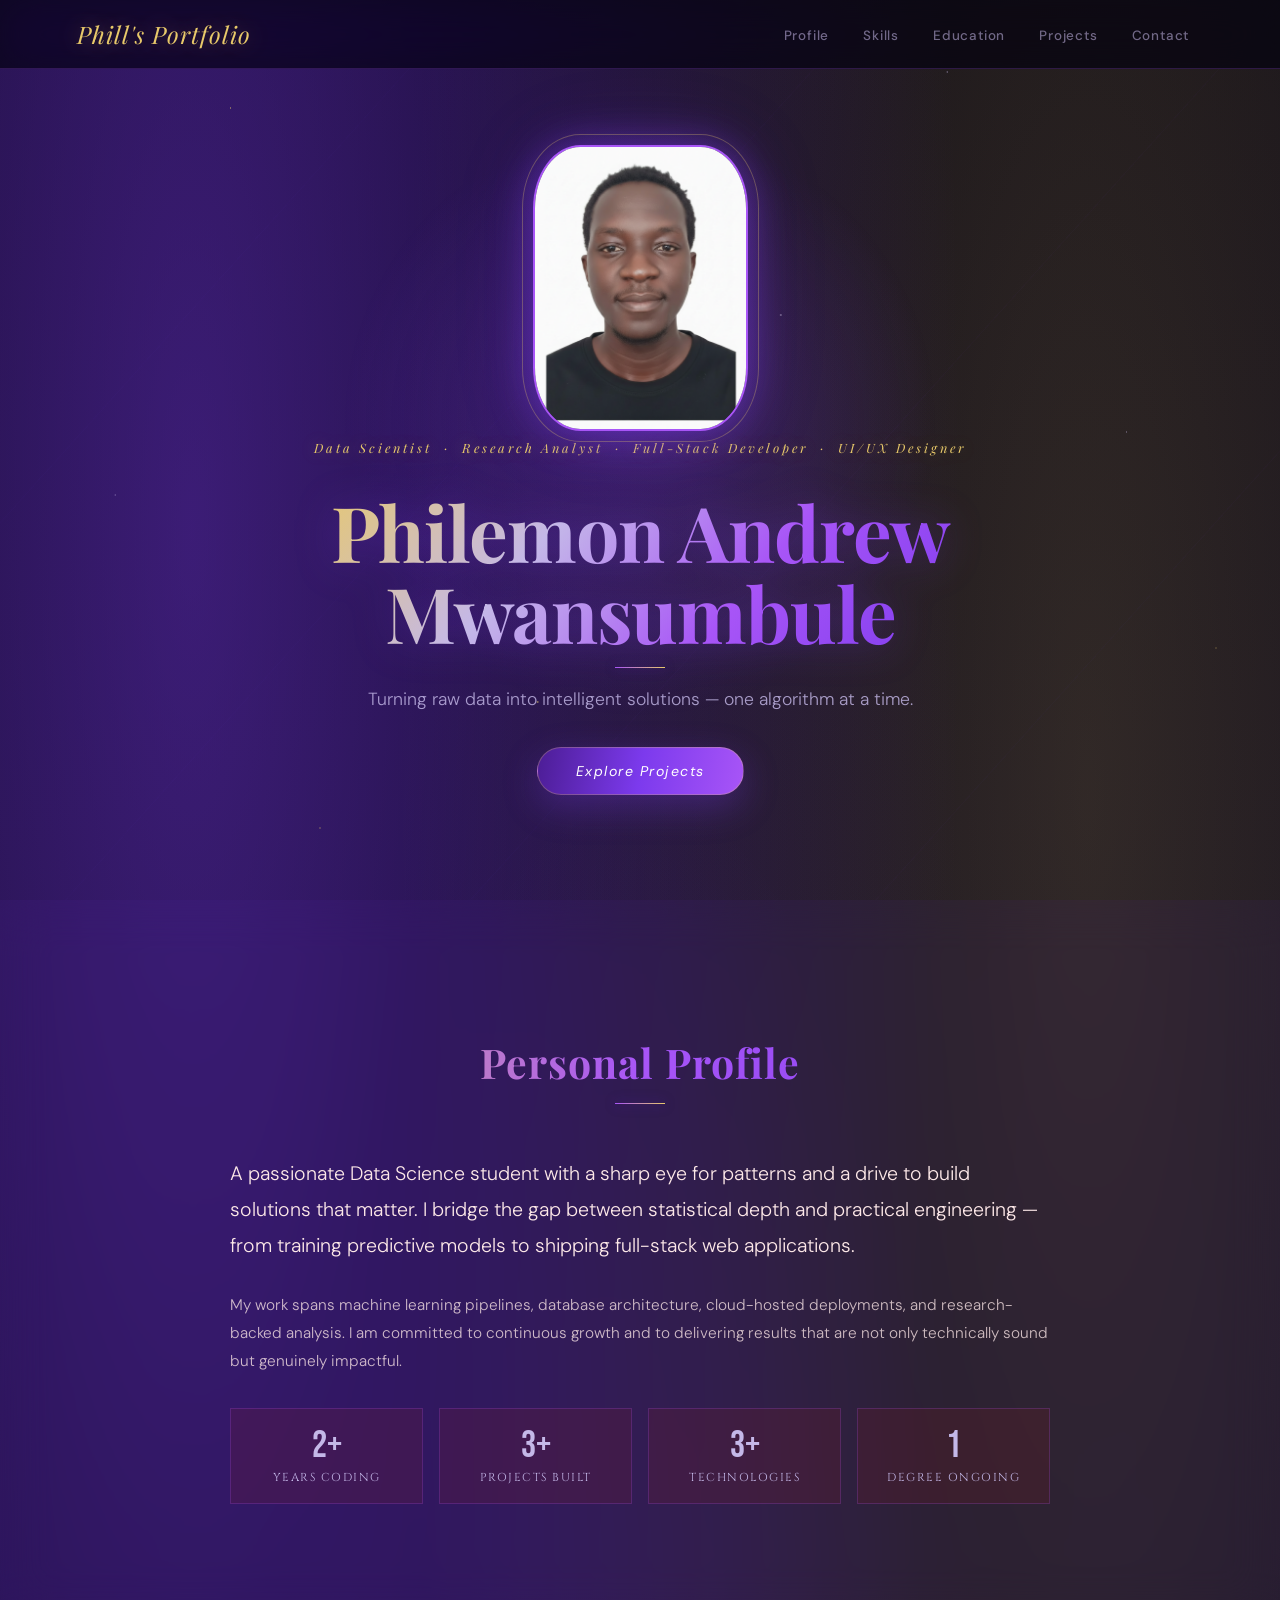
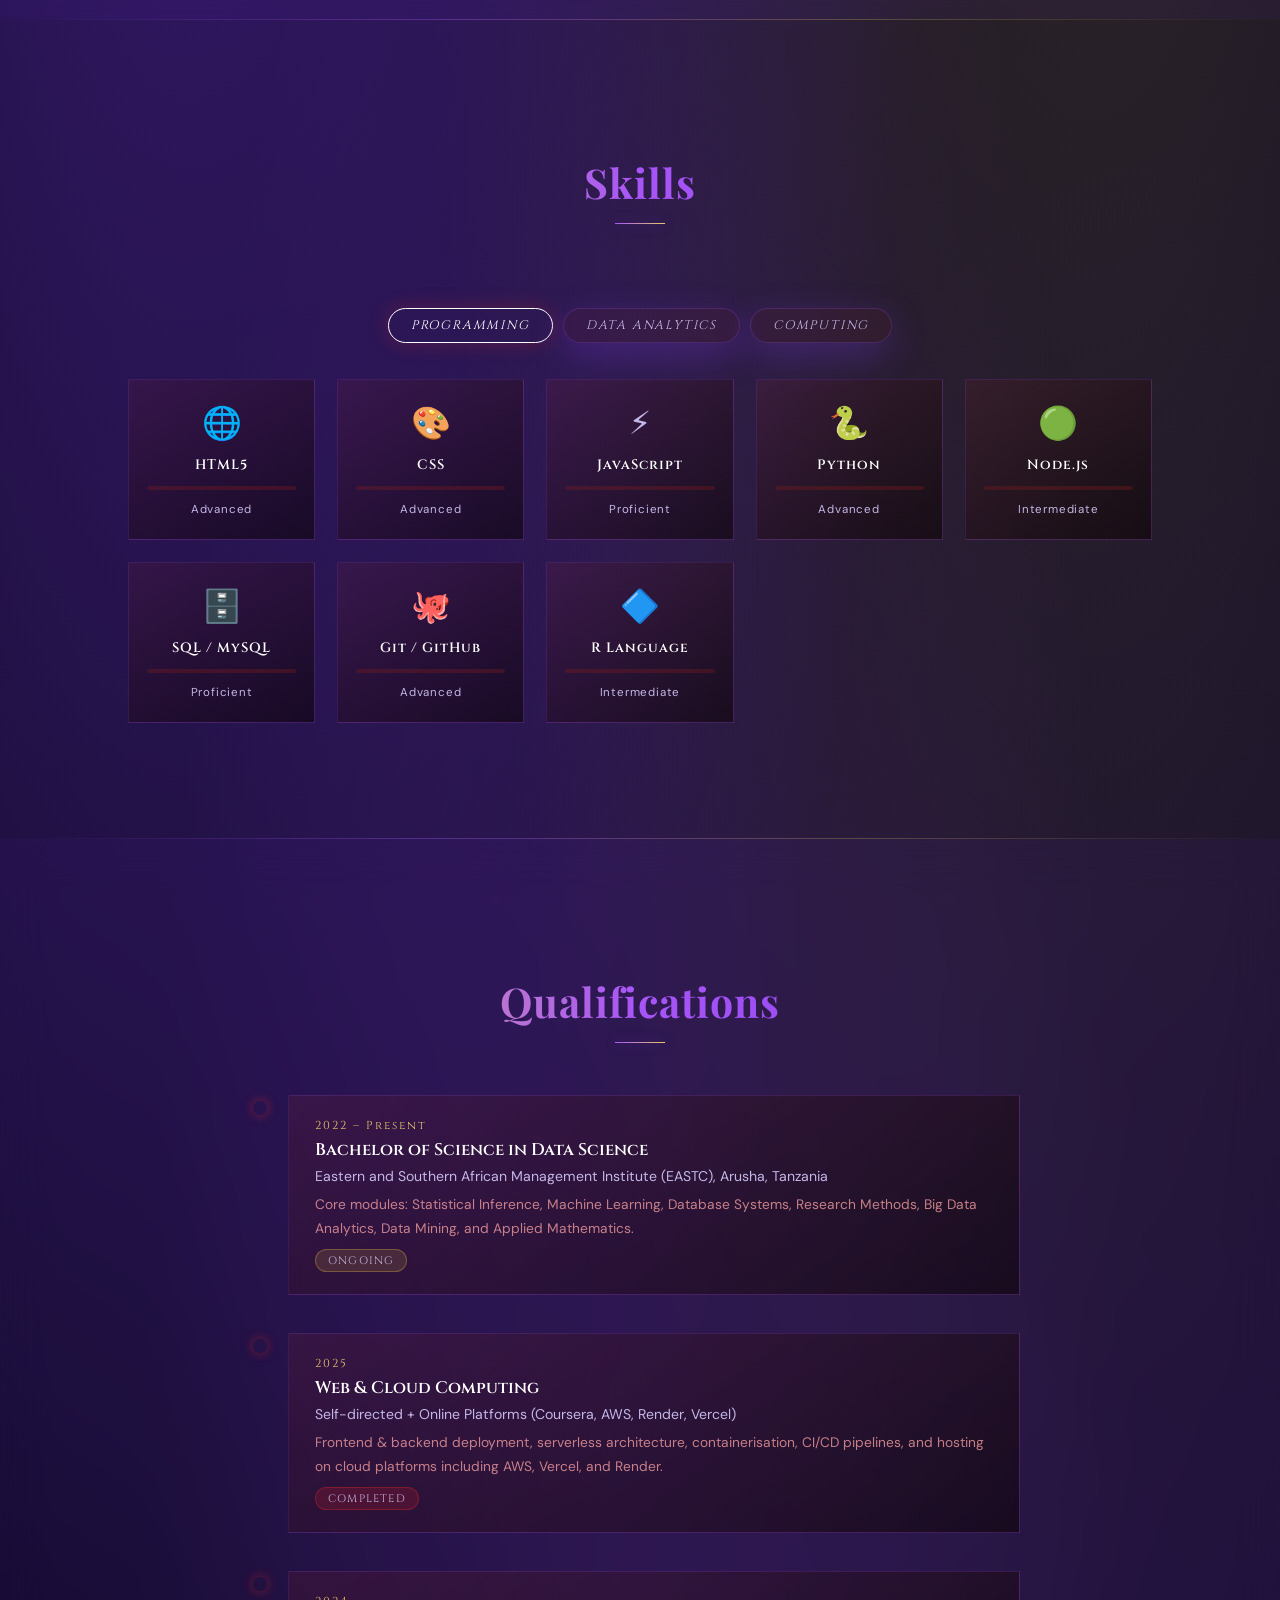
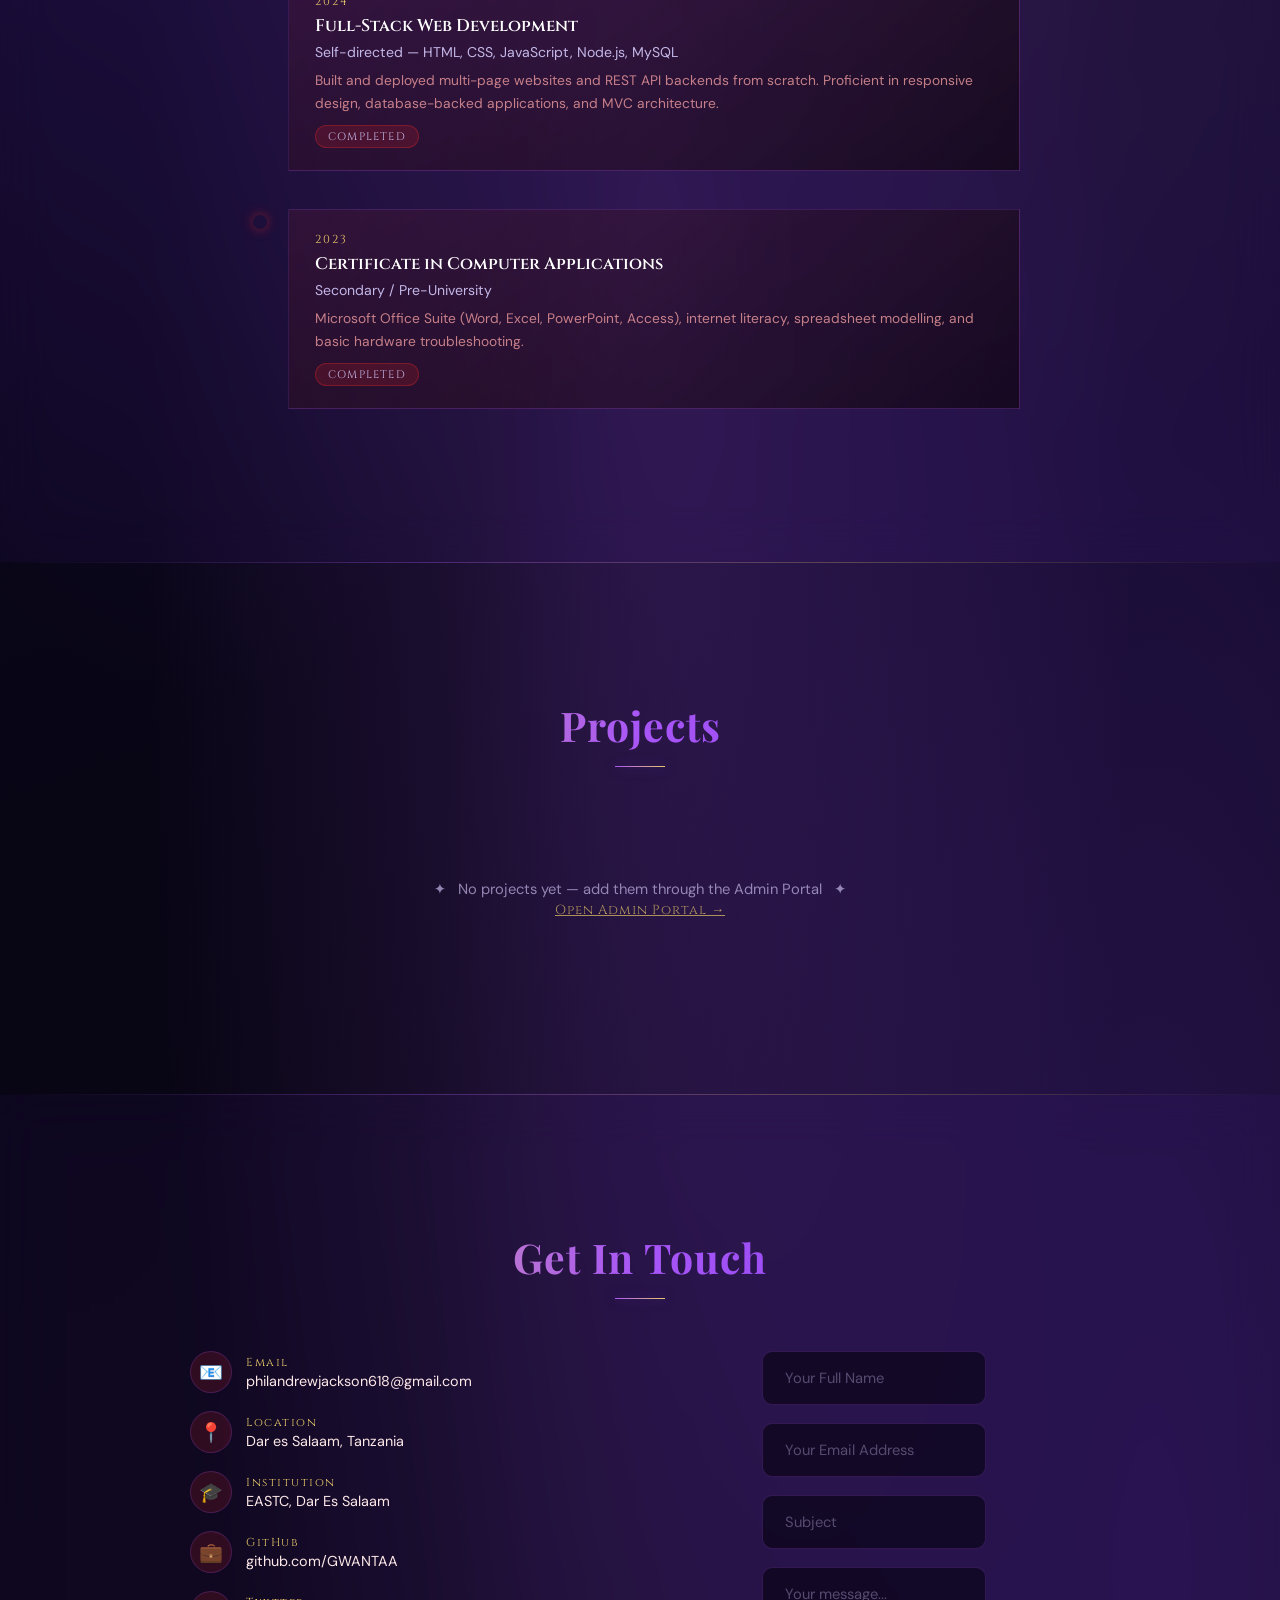
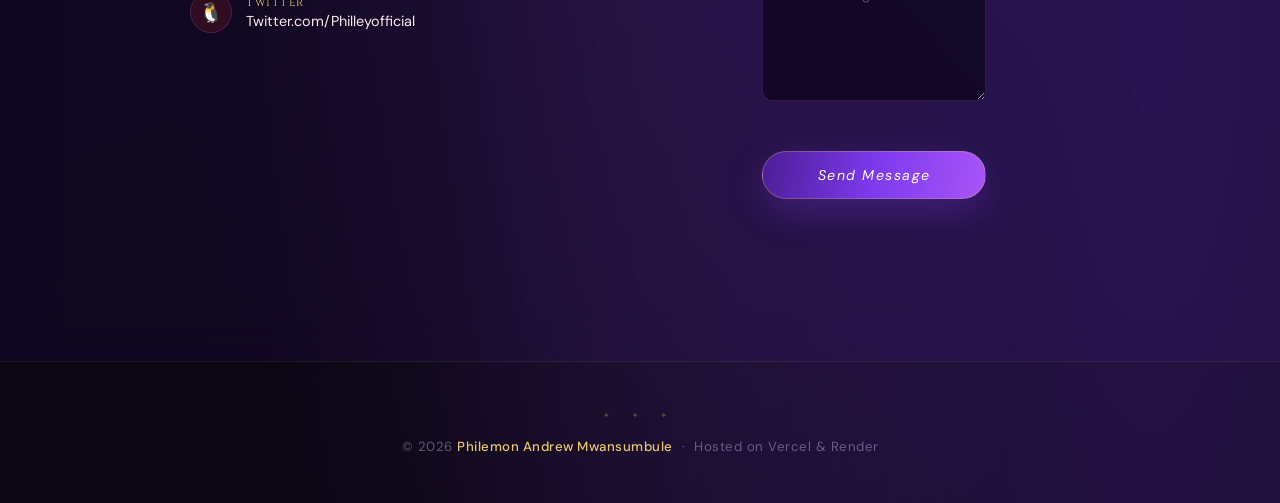
<file: index.html>
<!DOCTYPE html>
<html lang="en">
<head>
  <meta charset="UTF-8">
  <meta name="viewport" content="width=device-width, initial-scale=1.0">
  <title>Philemon Andrew Mwansumbule | Portfolio</title>
  <link rel="preconnect" href="https://fonts.googleapis.com">
  <link href="https://fonts.googleapis.com/css2?family=Bebas+Neue&family=Sora:wght@200;300;400;500;600;700&family=Cinzel:wght@400;600;700&display=swap" rel="stylesheet">
  <link rel="stylesheet" href="style.css">
</head>
<body>

<header class="hero">
  <nav>
    <div class="nav-logo">Phill's Portfolio</div>
    <ul>
      <li><a href="#about">Profile</a></li>
      <li><a href="#skills">Skills</a></li>
      <li><a href="#qualifications">Education</a></li>
      <li><a href="#projects">Projects</a></li>
      <li><a href="#contact">Contact</a></li>
    </ul>
  </nav>

  <div class="hero-content">
    <img src="ME.jpg" alt="Philemon Andrew Mwansumbule" loading="lazy">
    <p class="subtitle">Data Scientist &nbsp;·&nbsp; Research Analyst &nbsp;·&nbsp; Full-Stack Developer &nbsp;·&nbsp; UI/UX Designer</p>
    <h2>Philemon Andrew<br>Mwansumbule</h2>
    <p>Turning raw data into intelligent solutions — one algorithm at a time.</p>
    <button class="btn" onclick="document.getElementById('projects').scrollIntoView({behavior:'smooth'})">
      <span>Explore Projects</span>
    </button>
  </div>
</header>


<section id="about" class="glass">
  <h2 class="section-title">Personal Profile</h2>
  <div class="about-inner">
    <p class="about-lead">
      A passionate Data Science student with a sharp eye for patterns and a drive to build solutions
      that matter. I bridge the gap between statistical depth and practical engineering — from
      training predictive models to shipping full-stack web applications.
    </p>
    <p style="color:rgba(253,232,232,0.78);font-size:0.96rem;line-height:1.82;font-weight:300;">
      My work spans machine learning pipelines, database architecture, cloud-hosted deployments,
      and research-backed analysis. I am committed to continuous growth and to delivering
      results that are not only technically sound but genuinely impactful.
    </p>
    <div class="about-stats">
      <div class="stat-box"><div class="stat-num">2+</div><div class="stat-lbl">Years Coding</div></div>
      <div class="stat-box"><div class="stat-num">3+</div><div class="stat-lbl">Projects Built</div></div>
      <div class="stat-box"><div class="stat-num">3+</div><div class="stat-lbl">Technologies</div></div>
      <div class="stat-box"><div class="stat-num">1</div><div class="stat-lbl">Degree Ongoing</div></div>
    </div>
  </div>
</section>

<div class="divider"></div>


<section id="skills">
  <h2 class="section-title">Skills</h2>

  <div class="skill-tabs">
    <button class="skill-tab active" onclick="switchTab('programming',this)">Programming</button>
    <button class="skill-tab" onclick="switchTab('analytics',this)">Data Analytics</button>
    <button class="skill-tab" onclick="switchTab('computing',this)">Computing</button>
  </div>

  
  <div class="skill-group cards active" id="tab-programming"
       style="grid-template-columns:repeat(auto-fit,minmax(155px,1fr));gap:22px;">
    <div class="skill-card">
      <div class="skill-icon">🌐</div>
      <div class="skill-name">HTML5</div>
      <div class="skill-bar"><div class="skill-fill" style="width:95%"></div></div>
      <div class="skill-level">Advanced</div>
    </div>
    <div class="skill-card">
      <div class="skill-icon">🎨</div>
      <div class="skill-name">CSS</div>
      <div class="skill-bar"><div class="skill-fill" style="width:90%"></div></div>
      <div class="skill-level">Advanced</div>
    </div>
    <div class="skill-card">
      <div class="skill-icon">⚡</div>
      <div class="skill-name">JavaScript</div>
      <div class="skill-bar"><div class="skill-fill" style="width:82%"></div></div>
      <div class="skill-level">Proficient</div>
    </div>
    <div class="skill-card">
      <div class="skill-icon">🐍</div>
      <div class="skill-name">Python</div>
      <div class="skill-bar"><div class="skill-fill" style="width:88%"></div></div>
      <div class="skill-level">Advanced</div>
    </div>
    <div class="skill-card">
      <div class="skill-icon">🟢</div>
      <div class="skill-name">Node.js</div>
      <div class="skill-bar"><div class="skill-fill" style="width:74%"></div></div>
      <div class="skill-level">Intermediate</div>
    </div>
    <div class="skill-card">
      <div class="skill-icon">🗄️</div>
      <div class="skill-name">SQL / MySQL</div>
      <div class="skill-bar"><div class="skill-fill" style="width:80%"></div></div>
      <div class="skill-level">Proficient</div>
    </div>
    <div class="skill-card">
      <div class="skill-icon">🐙</div>
      <div class="skill-name">Git / GitHub</div>
      <div class="skill-bar"><div class="skill-fill" style="width:85%"></div></div>
      <div class="skill-level">Advanced</div>
    </div>
    <div class="skill-card">
      <div class="skill-icon">🔷</div>
      <div class="skill-name">R Language</div>
      <div class="skill-bar"><div class="skill-fill" style="width:68%"></div></div>
      <div class="skill-level">Intermediate</div>
    </div>
  </div>

  
  <div class="skill-group cards" id="tab-analytics"
       style="grid-template-columns:repeat(auto-fit,minmax(155px,1fr));gap:22px;">
    <div class="skill-card">
      <div class="skill-icon">🤖</div>
      <div class="skill-name">Machine Learning</div>
      <div class="skill-bar"><div class="skill-fill" style="width:80%"></div></div>
      <div class="skill-level">Proficient</div>
    </div>
    <div class="skill-card">
      <div class="skill-icon">📊</div>
      <div class="skill-name">Data Visualisation</div>
      <div class="skill-bar"><div class="skill-fill" style="width:86%"></div></div>
      <div class="skill-level">Advanced</div>
    </div>
    <div class="skill-card">
      <div class="skill-icon">📈</div>
      <div class="skill-name">Statistical Analysis</div>
      <div class="skill-bar"><div class="skill-fill" style="width:84%"></div></div>
      <div class="skill-level">Advanced</div>
    </div>
    <div class="skill-card">
      <div class="skill-icon">🐼</div>
      <div class="skill-name">Pandas / NumPy</div>
      <div class="skill-bar"><div class="skill-fill" style="width:88%"></div></div>
      <div class="skill-level">Advanced</div>
    </div>
    <div class="skill-card">
      <div class="skill-icon">🧠</div>
      <div class="skill-name">Deep Learning</div>
      <div class="skill-bar"><div class="skill-fill" style="width:65%"></div></div>
      <div class="skill-level">Intermediate</div>
    </div>
    <div class="skill-card">
      <div class="skill-icon">🗃️</div>
      <div class="skill-name">Database Design</div>
      <div class="skill-bar"><div class="skill-fill" style="width:78%"></div></div>
      <div class="skill-level">Proficient</div>
    </div>
    <div class="skill-card">
      <div class="skill-icon">🔍</div>
      <div class="skill-name">Research Methods</div>
      <div class="skill-bar"><div class="skill-fill" style="width:82%"></div></div>
      <div class="skill-level">Advanced</div>
    </div>
    <div class="skill-card">
      <div class="skill-icon">📉</div>
      <div class="skill-name">Power BI / Tableau</div>
      <div class="skill-bar"><div class="skill-fill" style="width:72%"></div></div>
      <div class="skill-level">Proficient</div>
    </div>
  </div>

  
  <div class="skill-group cards" id="tab-computing"
       style="grid-template-columns:repeat(auto-fit,minmax(155px,1fr));gap:22px;">
    <div class="skill-card">
      <div class="skill-icon">📝</div>
      <div class="skill-name">MS Word</div>
      <div class="skill-bar"><div class="skill-fill" style="width:95%"></div></div>
      <div class="skill-level">Expert</div>
    </div>
    <div class="skill-card">
      <div class="skill-icon">📊</div>
      <div class="skill-name">MS Excel</div>
      <div class="skill-bar"><div class="skill-fill" style="width:92%"></div></div>
      <div class="skill-level">Expert</div>
    </div>
    <div class="skill-card">
      <div class="skill-icon">📰</div>
      <div class="skill-name">MS PowerPoint</div>
      <div class="skill-bar"><div class="skill-fill" style="width:90%"></div></div>
      <div class="skill-level">Expert</div>
    </div>
    <div class="skill-card">
      <div class="skill-icon">☁️</div>
      <div class="skill-name">Cloud Hosting</div>
      <div class="skill-bar"><div class="skill-fill" style="width:80%"></div></div>
      <div class="skill-level">Proficient</div>
    </div>
    <div class="skill-card">
      <div class="skill-icon">🔧</div>
      <div class="skill-name">Linux / Bash</div>
      <div class="skill-bar"><div class="skill-fill" style="width:72%"></div></div>
      <div class="skill-level">Intermediate</div>
    </div>
    <div class="skill-card">
      <div class="skill-icon">🌐</div>
      <div class="skill-name">Network Fundamentals</div>
      <div class="skill-bar"><div class="skill-fill" style="width:68%"></div></div>
      <div class="skill-level">Intermediate</div>
    </div>
    <div class="skill-card">
      <div class="skill-icon">🔒</div>
      <div class="skill-name">Cybersecurity Basics</div>
      <div class="skill-bar"><div class="skill-fill" style="width:62%"></div></div>
      <div class="skill-level">Foundational</div>
    </div>
    <div class="skill-card">
      <div class="skill-icon">🖥️</div>
      <div class="skill-name">IT Support</div>
      <div class="skill-bar"><div class="skill-fill" style="width:78%"></div></div>
      <div class="skill-level">Proficient</div>
    </div>
  </div>
</section>

<div class="divider"></div>


<section id="qualifications" class="glass">
  <h2 class="section-title">Qualifications</h2>
  <div class="timeline">

    <div class="tl-item">
      <div class="tl-dot"></div>
      <div class="tl-card">
        <div class="tl-year">2022 – Present</div>
        <div class="tl-title">Bachelor of Science in Data Science</div>
        <div class="tl-inst">Eastern and Southern African Management Institute (EASTC), Arusha, Tanzania</div>
        <p style="font-size:0.86rem;color:rgba(252,165,165,0.75);line-height:1.7;margin:8px 0;">
          Core modules: Statistical Inference, Machine Learning, Database Systems, Research Methods,
          Big Data Analytics, Data Mining, and Applied Mathematics.
        </p>
        <span class="tl-badge ongoing">Ongoing</span>
      </div>
    </div>

    <div class="tl-item">
      <div class="tl-dot"></div>
      <div class="tl-card">
        <div class="tl-year">2025</div>
        <div class="tl-title">Web & Cloud Computing</div>
        <div class="tl-inst">Self-directed + Online Platforms (Coursera, AWS, Render, Vercel)</div>
        <p style="font-size:0.86rem;color:rgba(252,165,165,0.75);line-height:1.7;margin:8px 0;">
          Frontend & backend deployment, serverless architecture, containerisation, CI/CD pipelines,
          and hosting on cloud platforms including AWS, Vercel, and Render.
        </p>
        <span class="tl-badge">Completed</span>
      </div>
    </div>

    <div class="tl-item">
      <div class="tl-dot"></div>
      <div class="tl-card">
        <div class="tl-year">2024</div>
        <div class="tl-title">Full-Stack Web Development</div>
        <div class="tl-inst">Self-directed — HTML, CSS, JavaScript, Node.js, MySQL</div>
        <p style="font-size:0.86rem;color:rgba(252,165,165,0.75);line-height:1.7;margin:8px 0;">
          Built and deployed multi-page websites and REST API backends from scratch.
          Proficient in responsive design, database-backed applications, and MVC architecture.
        </p>
        <span class="tl-badge">Completed</span>
      </div>
    </div>

    <div class="tl-item">
      <div class="tl-dot"></div>
      <div class="tl-card">
        <div class="tl-year">2023</div>
        <div class="tl-title">Certificate in Computer Applications</div>
        <div class="tl-inst">Secondary / Pre-University</div>
        <p style="font-size:0.86rem;color:rgba(252,165,165,0.75);line-height:1.7;margin:8px 0;">
          Microsoft Office Suite (Word, Excel, PowerPoint, Access), internet literacy,
          spreadsheet modelling, and basic hardware troubleshooting.
        </p>
        <span class="tl-badge">Completed</span>
      </div>
    </div>

  </div>
</section>

<div class="divider"></div>


<section id="projects">
  <h2 class="section-title">Projects</h2>
  <div class="cards" id="project-container" style="grid-template-columns:repeat(auto-fit,minmax(300px,1fr));gap:28px;">
    <div class="empty-projects" id="empty-msg">
      <p>✦ &nbsp; No projects yet — add them through the Admin Portal &nbsp; ✦</p>
      <a href="./admin.html" style="color:var(--gold);font-size:0.82rem;letter-spacing:1px;font-family:'Cinzel',serif;">Open Admin Portal →</a>
    </div>
  </div>
</section>

<div class="divider"></div>


<section id="contact" class="glass">
  <h2 class="section-title">Get In Touch</h2>
  <div class="contact-grid">

    <div class="contact-info">
      <div class="contact-row">
        <div class="contact-icon">📧</div>
        <div>
          <div class="contact-label">Email</div>
          <div class="contact-val"><a href="mailto:philandrewjackson618@gmail.com">philandrewjackson618@gmail.com</a></div>
        </div>
      </div>
      <div class="contact-row">
        <div class="contact-icon">📍</div>
        <div>
          <div class="contact-label">Location</div>
          <div class="contact-val">Dar es Salaam, Tanzania</div>
        </div>
      </div>
      <div class="contact-row">
        <div class="contact-icon">🎓</div>
        <div>
          <div class="contact-label">Institution</div>
          <div class="contact-val">EASTC, Dar Es Salaam</div>
        </div>
      </div>
      <div class="contact-row">
        <div class="contact-icon">💼</div>
        <div>
          <div class="contact-label">GitHub</div>
          <div class="contact-val"><a href="https://github.com/GWANTAA" target="_blank">github.com/GWANTAA</a></div>
        </div>
      </div>
      <div class="contact-row">
        <div class="contact-icon">🐧</div>
        <div>
          <div class="contact-label">Twitter</div>
          <div class="contact-val"><a href="https://Twitter.com/philleyofficial" target="_blank">Twitter.com/Philleyofficial</a></div>
        </div>
      </div>
    </div>

    <form id="contact-form" onsubmit="sendEmail(event)">
      <input type="text" id="cf-name" placeholder="Your Full Name" required>
      <input type="email" id="cf-email" placeholder="Your Email Address" required>
      <input type="text" id="cf-subject" placeholder="Subject">
      <textarea id="cf-message" rows="5" placeholder="Your message..." required></textarea>
      <button type="submit" class="btn"><span>Send Message</span></button>
      <p id="form-feedback" style="font-size:0.82rem;color:var(--gold);text-align:center;margin-top:8px;min-height:20px;"></p>
    </form>

  </div>
</section>

<footer>
  <p>© 2026 <strong>Philemon Andrew Mwansumbule</strong> &nbsp;·&nbsp; Hosted on Vercel &amp; Render</p>
</footer>

<script src="config.js"></script>
<script>
  const DEFAULT_API_BASE_URL = 'https://phils-backend-portfolio.onrender.com';
  const runtimeApiBaseUrl = new URLSearchParams(window.location.search).get('api');
  const API_BASE_URL = (runtimeApiBaseUrl || window.PORTFOLIO_API_BASE_URL || DEFAULT_API_BASE_URL).replace(/\/$/, '');

  
  function switchTab(id, btn) {
    document.querySelectorAll('.skill-group').forEach(g => g.classList.remove('active'));
    document.querySelectorAll('.skill-tab').forEach(b => b.classList.remove('active'));
    document.getElementById('tab-' + id).classList.add('active');
    btn.classList.add('active');
  }

  
  async function loadProjects() {
    const container = document.getElementById('project-container');
    const emptyMsg = document.getElementById('empty-msg');
    let projects = [];

    try {
      const res = await fetch(`${API_BASE_URL}/api/projects`);
      if (!res.ok) throw new Error(`API returned ${res.status}`);
      projects = await res.json();
    } catch (error) {
      const raw = localStorage.getItem('phil_projects');
      projects = raw ? JSON.parse(raw) : [];
    }

    if (projects.length === 0) {
      if (emptyMsg) emptyMsg.style.display = 'block';
      return;
    }
    if (emptyMsg) emptyMsg.remove();

    container.innerHTML = '';
    projects.forEach(p => {
      const isOnline = p.liveUrl && p.liveUrl.startsWith('http');
      const card = document.createElement('div');
      card.className = 'project-card';
      card.innerHTML = `
        <div class="project-thumb">${p.emoji || '🖥️'}</div>
        <div class="project-body">
          <div class="project-title">${escHtml(p.title)}</div>
          <div class="project-desc">${escHtml(p.description)}</div>
          <div class="project-tags">${(p.tags||[]).map(t=>`<span class="tag">${escHtml(t)}</span>`).join('')}</div>
        </div>
        <div class="project-links">
          ${p.liveUrl ? `<a class="proj-btn live" href="${escHtml(p.liveUrl)}" target="_blank">
            <span class="status-dot ${isOnline?'online':'offline'}"></span>Live Demo</a>` : ''}
          ${p.codeUrl ? `<a class="proj-btn code" href="${escHtml(p.codeUrl)}" target="_blank">Source Code</a>` : ''}
        </div>`;
      container.appendChild(card);
    });
  }

  
  function sendEmail(e) {
    e.preventDefault();
    const name    = document.getElementById('cf-name').value.trim();
    const email   = document.getElementById('cf-email').value.trim();
    const subject = document.getElementById('cf-subject').value.trim() || 'Portfolio Contact';
    const message = document.getElementById('cf-message').value.trim();
    const body = encodeURIComponent(`Name: ${name}\nFrom: ${email}\n\n${message}`);
    const sub  = encodeURIComponent(subject);
    window.location.href = `mailto:philandrewjackson618@gmail.com?subject=${sub}&body=${body}`;
    document.getElementById('form-feedback').textContent = '✦ Your email client has been opened.';
    document.getElementById('contact-form').reset();
  }

  function escHtml(s) {
    return String(s).replace(/&/g,'&amp;').replace(/</g,'&lt;').replace(/>/g,'&gt;').replace(/"/g,'&quot;');
  }

  loadProjects();

  
  const observer = new IntersectionObserver(entries => {
    entries.forEach(e => {
      if (e.isIntersecting) {
        e.target.querySelectorAll('.skill-fill').forEach(f => {
          const w = f.style.width; f.style.width='0'; setTimeout(()=>f.style.width=w,80);
        });
      }
    });
  }, {threshold:0.25});
  document.querySelectorAll('.skill-group').forEach(g => observer.observe(g));
</script>
</body>
</html>
</file>
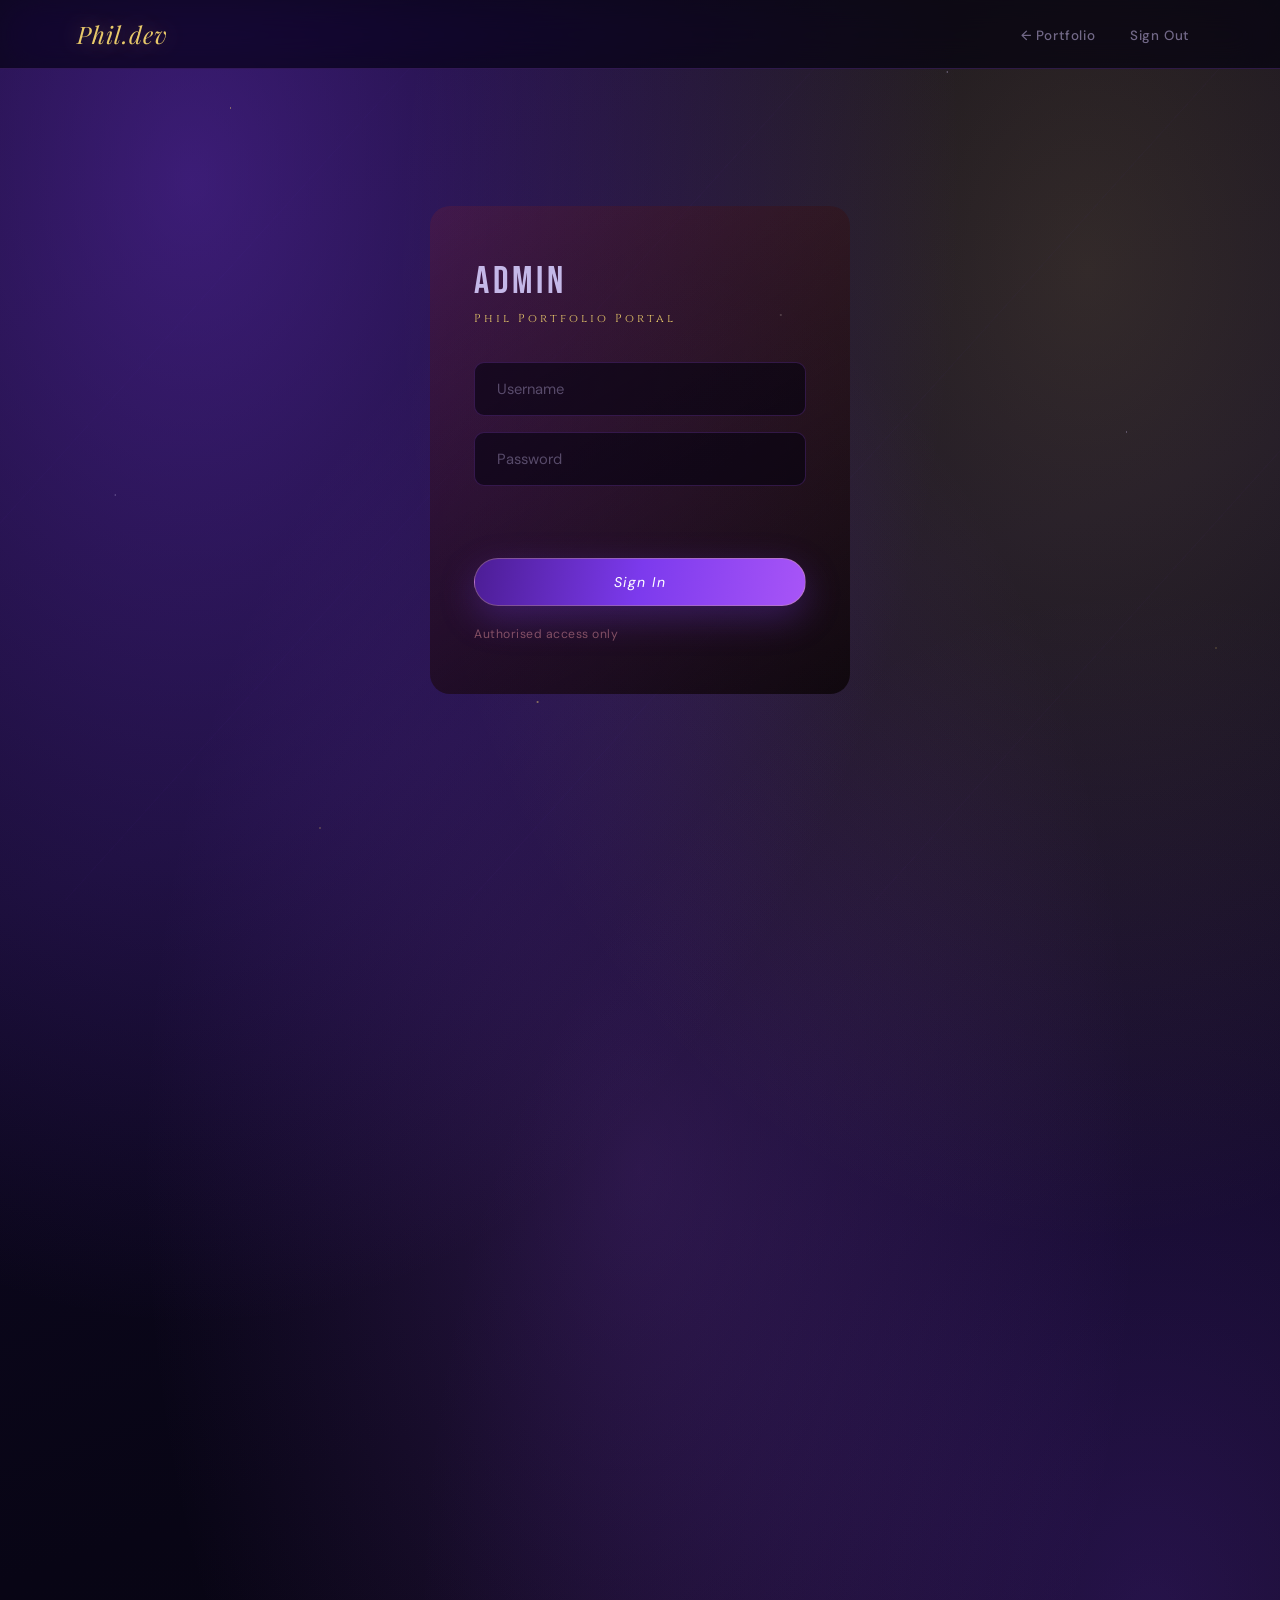
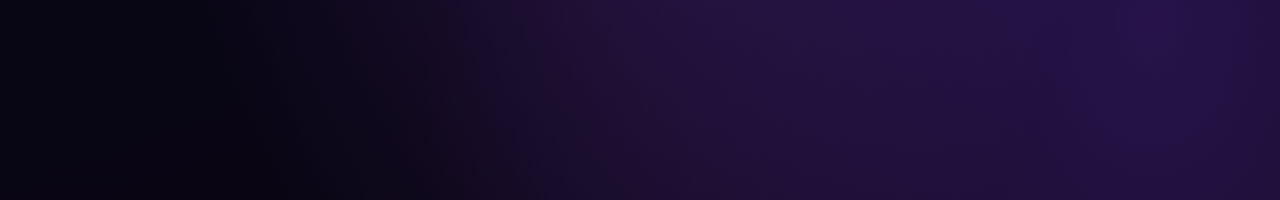
<file: admin.html>
<!DOCTYPE html>
<html lang="en">
<head>
  <meta charset="UTF-8">
  <meta name="viewport" content="width=device-width, initial-scale=1.0">
  <title>Admin Portal | Phil Portfolio</title>
  <link rel="preconnect" href="https://fonts.googleapis.com">
  <link href="https://fonts.googleapis.com/css2?family=Bebas+Neue&family=Sora:wght@200;300;400;500;600;700&family=Cinzel:wght@400;600;700&display=swap" rel="stylesheet">
  <link rel="stylesheet" href="style.css">
  <style>
    .admin-wrap {min-height: 100vh; display: flex; align-items: center; justify-content: center; padding: 40px 20px; position: relative; z-index: 1;}
    .login-box {background: linear-gradient(150deg,rgba(140,35,35,0.22),rgba(8,2,2,0.75)); border: 1px solid var(--border-gold); border-radius: 20px; padding: 52px 44px; width: 100%; max-width: 420px;}
    .login-logo {font-family: 'Bebas Neue', sans-serif; font-size: 2.4rem; letter-spacing: 4px; color: var(--primary-bright); text-shadow: 0 0 20px var(--primary-glow); margin-bottom: 6px;}
    .login-sub {font-family: 'Cinzel', serif; font-size: 0.72rem; letter-spacing: 3px; color: var(--gold); margin-bottom: 36px;}
    .login-box input {width: 100%; margin-bottom: 16px;}
    .login-error {color: #f87171; font-size: 0.82rem; margin-top: -8px; margin-bottom: 14px; min-height: 18px; letter-spacing: 0.3px;}
    .loading-spinner {display: inline-block; width: 14px; height: 14px; border: 2px solid rgba(255,255,255,0.3); border-top: 2px solid #fff; border-radius: 50%; animation: spin 0.8s linear infinite; margin-right: 6px;}
    @keyframes spin {to {transform: rotate(360deg);}}
    .dashboard {display: none; width: 100%; max-width: 1100px;}
    .dash-header {display: flex; justify-content: space-between; align-items: center; margin-bottom: 36px; flex-wrap: wrap; gap: 16px;}
    .dash-title {font-family: 'Cinzel', serif; font-size: 1.5rem; color: #fff; letter-spacing: 2px;}
    .dash-title span {color: var(--gold);}
    .dash-actions {display: flex; gap: 12px; flex-wrap: wrap;}
    .dash-stats {display: grid; grid-template-columns: repeat(auto-fit, minmax(160px, 1fr)); gap: 16px; margin-bottom: 36px;}
    .stat-card {background: rgba(127,29,29,0.18); border: 1px solid var(--border); border-radius: var(--radius); padding: 20px 18px;}
    .stat-card .label {font-size:0.72rem; letter-spacing:1.5px; color:var(--gold); font-family:'Cinzel',serif; text-transform:uppercase; margin-bottom:6px;}
    .stat-card .value {font-family:'Bebas Neue',sans-serif; font-size:2.2rem; color:var(--primary-bright); line-height:1;}
    .stat-card .sub {font-size:0.76rem; color:var(--text-muted); margin-top:4px;}
    .proj-table-wrap {overflow-x: auto;}
    table {width: 100%; border-collapse: collapse; font-size: 0.88rem;}
    th {font-family: 'Cinzel', serif; font-size: 0.72rem; letter-spacing: 1.8px; text-transform: uppercase; color: var(--gold); padding: 14px 16px; text-align: left; border-bottom: 1px solid rgba(220,38,38,0.28);}
    td {padding: 14px 16px; border-bottom: 1px solid rgba(220,38,38,0.12); color: #fde8e8; vertical-align: middle;}
    tr:hover td {background: rgba(127,29,29,0.12);}
    .tbl-actions {display: flex; gap: 8px;}
    .btn-sm {padding: 6px 14px; border-radius: 999px; font-size: 0.72rem; font-family: 'Cinzel', serif; letter-spacing: 1px; text-transform: uppercase; cursor: pointer; transition: all 0.24s; border: none;}
    .btn-edit {background: rgba(220,38,38,0.20); border:1px solid var(--border); color:#fde8e8;}
    .btn-edit:hover {background: rgba(220,38,38,0.40); border-color:var(--border-hot);}
    .btn-del {background: rgba(127,29,29,0.30); border:1px solid rgba(127,29,29,0.50); color:#f87171;}
    .btn-del:hover {background: rgba(185,28,28,0.45);}
    .btn-outline {background: transparent; border: 1px solid var(--border-gold); color: var(--gold-light); padding: 9px 22px; border-radius: 999px; font-family: 'Cinzel', serif; font-size: 0.76rem; cursor: pointer; transition: all 0.24s;}
    .btn-outline:hover {background: rgba(212,168,67,0.12);}
    a.btn-outline {text-decoration: none; display: inline-flex; align-items: center;}
    .modal-overlay {display: none; position: fixed; inset: 0; background: rgba(4,1,1,0.82); backdrop-filter: blur(8px); z-index: 9000; align-items: center; justify-content: center; padding: 20px;}
    .modal-overlay.open {display: flex;}
    .modal {background: linear-gradient(150deg,rgba(140,35,35,0.26),rgba(8,2,2,0.90)); border: 1px solid var(--border-gold); border-radius: 18px; padding: 40px 36px; width: 100%; max-width: 560px; max-height: 90vh; overflow-y: auto;}
    .modal-title {font-family: 'Cinzel', serif; font-size: 1.2rem; color: #fff; margin-bottom: 24px; letter-spacing: 1.5px;}
    .modal input, .modal textarea, .modal select {width: 100%; margin-bottom: 14px;}
    .modal select {padding: 17px 22px; border: 1px solid rgba(220,38,38,0.28); border-radius: 4px; background: rgba(15,3,3,0.60); color: #fff; font-family: 'Sora', sans-serif; font-size: 0.92rem;}
    .modal-actions {display: flex; gap: 12px; margin-top: 8px;}
    .modal-actions .btn {margin-top: 0;}
    .modal-close {background:transparent; border:none; color:var(--text-muted); cursor:pointer; font-size:1.1rem; padding:0;}
    .modal-head {display:flex; justify-content:space-between; align-items:center; margin-bottom:24px;}
    .modal-head .modal-title {margin-bottom:0;}
    .badge-online {color:#4ade80; font-size:0.78rem;}
    .badge-offline {color:#6b7280; font-size:0.78rem;}
    .feed-grid {display:grid; grid-template-columns:repeat(auto-fit,minmax(260px,1fr)); gap:18px; margin-top:8px;}
    .feed-card {background:rgba(127,29,29,0.14); border:1px solid var(--border); border-radius:var(--radius); padding:18px;}
    .feed-card .fc-title {font-family:'Cinzel',serif; font-size:0.88rem; color:#fff; margin-bottom:4px;}
    .feed-card .fc-url {font-size:0.76rem; color:var(--text-muted); margin-bottom:10px; word-break:break-all;}
    .feed-dot {display:inline-block; width:8px; height:8px; border-radius:50%; margin-right:5px;}
    .feed-dot.online {background:#22c55e; box-shadow:0 0 8px rgba(34,197,94,0.70); animation:pulse-dot 2s infinite;}
    .feed-dot.checking {background:#f59e0b; animation:pulse-dot 1s infinite;}
    @keyframes pulse-dot {0%,100%{opacity:1}50%{opacity:0.4}}
    .feed-status {font-size:0.76rem;}
    .divider {height: 1px; background: linear-gradient(90deg,transparent,rgba(220,38,38,0.28),transparent);}
  </style>
</head>
<body>

<div class="admin-wrap" id="login-view">
  <div class="login-box">
    <div class="login-logo">Admin</div>
    <div class="login-sub">Phil Portfolio Portal</div>
    <input type="text" id="admin-user" placeholder="Username" autocomplete="username">
    <input type="password" id="admin-pass" placeholder="Password" autocomplete="current-password" onkeydown="if(event.key==='Enter')doLogin()">
    <div class="login-error" id="login-err"></div>
    <button class="btn" onclick="doLogin()" style="width:100%;justify-content:center;"><span id="login-btn-text">Sign In</span></button>
    <p style="margin-top:20px;font-size:0.76rem;color:rgba(252,165,165,0.45);letter-spacing:0.5px;">Authorised access only</p>
  </div>
</div>

<div class="admin-wrap" id="dashboard-view" style="align-items:flex-start;padding-top:100px;">
  <nav>
    <div class="nav-logo">Phil.dev</div>
    <ul>
      <li><a href="index.html">← Portfolio</a></li>
      <li><a href="#" onclick="doLogout()">Sign Out</a></li>
    </ul>
  </nav>

  <div class="dashboard" id="dashboard">
    <div class="dash-header">
      <div class="dash-title">Admin <span>Dashboard</span></div>
      <div class="dash-actions">
        <button class="btn" onclick="openModal()"><span>+ Add Project</span></button>
        <a href="index.html" class="btn-outline">View Portfolio</a>
      </div>
    </div>

    <div class="dash-stats">
      <div class="stat-card">
        <div class="label">Total Projects</div>
        <div class="value" id="stat-total">0</div>
        <div class="sub">In portfolio</div>
      </div>
      <div class="stat-card">
        <div class="label">Live Projects</div>
        <div class="value" id="stat-live">0</div>
        <div class="sub">With live URL</div>
      </div>
      <div class="stat-card">
        <div class="label">With Source</div>
        <div class="value" id="stat-code">0</div>
        <div class="sub">GitHub / code link</div>
      </div>
      <div class="stat-card">
        <div class="label">Last Updated</div>
        <div class="value" id="stat-date" style="font-size:1.1rem;line-height:1.4;margin-top:4px;">—</div>
        <div class="sub">Project edit</div>
      </div>
    </div>

    <h3 style="font-family:'Cinzel',serif;letter-spacing:2px;color:#fff;margin-bottom:18px;font-size:1rem;">Projects</h3>
    <div class="proj-table-wrap">
      <table>
        <thead>
          <tr>
            <th>Icon</th>
            <th>Title</th>
            <th>Tags</th>
            <th>Live URL</th>
            <th>Status</th>
            <th>Actions</th>
          </tr>
        </thead>
        <tbody id="proj-table-body">
          <tr id="no-proj-row">
            <td colspan="6" style="text-align:center;color:rgba(252,165,165,0.45);padding:36px;">Loading projects...</td>
          </tr>
        </tbody>
      </table>
    </div>

    <div class="divider" style="margin:48px 0 36px;"></div>

    <h3 style="font-family:'Cinzel',serif;letter-spacing:2px;color:#fff;margin-bottom:6px;font-size:1rem;">Live Deployment Feed</h3>
    <p style="font-size:0.82rem;color:var(--text-muted);margin-bottom:22px;">Checks reachability of all project live URLs in real time.</p>
    <button class="btn-outline" onclick="runFeedCheck()" style="margin-bottom:22px;">↻ Refresh Status</button>
    <div class="feed-grid" id="feed-grid">
      <p style="color:rgba(252,165,165,0.45);font-size:0.86rem;">Add projects with live URLs to see feed.</p>
    </div>
  </div>
</div>

<div class="modal-overlay" id="proj-modal">
  <div class="modal">
    <div class="modal-head">
      <div class="modal-title" id="modal-title">Add New Project</div>
      <button class="modal-close" onclick="closeModal()">✕</button>
    </div>
    <input type="hidden" id="edit-index">
    <input type="text" id="p-emoji" placeholder="Emoji icon e.g. 🖥️">
    <input type="text" id="p-title" placeholder="Project Title *" required>
    <textarea id="p-desc" rows="3" placeholder="Short description..."></textarea>
    <input type="text" id="p-tags" placeholder="Tags (comma-separated) e.g. Python, ML, API">
    <input type="text" id="p-live" placeholder="Live URL (https://...)">
    <input type="text" id="p-code" placeholder="Source Code URL (https://github.com/...)">
    <div class="modal-actions">
      <button class="btn" onclick="saveProject()" style="flex:1;justify-content:center;margin-top:0;"><span id="save-btn-text">Save Project</span></button>
      <button class="btn-outline" onclick="closeModal()">Cancel</button>
    </div>
    <p id="modal-err" style="color:#f87171;font-size:0.80rem;margin-top:10px;min-height:16px;"></p>
  </div>
</div>

<script src="config.js"></script>
<script>
  // Configuration
  const ADMIN_USER = window.PORTFOLIO_ADMIN_USER || 'phil';
  const ADMIN_PASS = window.PORTFOLIO_ADMIN_PASS || 'phil2026';
  const API_BASE_URL = (window.PORTFOLIO_API_BASE_URL || 'https://phils-backend-portfolio.onrender.com').replace(/\/$/, '');
  
  let projectsCache = [];
  let authToken = null;

  // ============ AUTHENTICATION ============
  async function doLogin() {
    const u = document.getElementById('admin-user').value.trim();
    const p = document.getElementById('admin-pass').value;
    const err = document.getElementById('login-err');
    const loginBtn = document.getElementById('login-btn-text');
    const originalText = loginBtn.textContent;

    loginBtn.innerHTML = '<span class="loading-spinner"></span>Signing in...';
    err.textContent = '';

    try {
      // Try backend authentication first
      const res = await fetch(`${API_BASE_URL}/api/admin/login`, {
        method: 'POST',
        headers: { 'Content-Type': 'application/json' },
        body: JSON.stringify({ username: u, password: p })
      });

      if (res.ok) {
        const data = await res.json();
        authToken = data.token || '1';
        sessionStorage.setItem('phil_auth_token', authToken);
        sessionStorage.setItem('phil_auth', '1');
        loginBtn.textContent = originalText;
        showDashboard();
        return;
      }
    } catch (error) {
      console.warn('Backend auth unavailable, falling back to frontend validation');
    }

    // Fallback to frontend validation
    if (u === ADMIN_USER && p === ADMIN_PASS) {
      authToken = '1';
      sessionStorage.setItem('phil_auth', '1');
      loginBtn.textContent = originalText;
      showDashboard();
    } else {
      err.textContent = 'Incorrect credentials. Please try again.';
      document.getElementById('admin-pass').value = '';
      loginBtn.textContent = originalText;
    }
  }

  function doLogout() {
    sessionStorage.removeItem('phil_auth');
    sessionStorage.removeItem('phil_auth_token');
    authToken = null;
    projectsCache = [];
    document.getElementById('dashboard-view').style.display = 'none';
    document.getElementById('login-view').style.display = 'flex';
    document.getElementById('admin-user').value = '';
    document.getElementById('admin-pass').value = '';
  }

  function showDashboard() {
    document.getElementById('login-view').style.display = 'none';
    document.getElementById('dashboard-view').style.display = 'flex';
    document.getElementById('dashboard').style.display = 'block';
    refreshTable();
    updateStats();
    runFeedCheck();
  }

  // Check if already authenticated
  if (sessionStorage.getItem('phil_auth') === '1') {
    authToken = sessionStorage.getItem('phil_auth_token') || '1';
    showDashboard();
  }

  // ============ PROJECT MANAGEMENT ============
  async function getProjects() {
    try {
      const res = await fetch(`${API_BASE_URL}/api/projects`, {
        method: 'GET',
        headers: {
          'Content-Type': 'application/json',
          'Authorization': authToken ? `Bearer ${authToken}` : ''
        }
      });

      if (res.ok) {
        const data = await res.json();
        projectsCache = data.projects || [];
        return projectsCache;
      }
    } catch (error) {
      console.warn('Failed to fetch projects from backend:', error);
    }

    // Fallback to localStorage
    try {
      const raw = localStorage.getItem('phil_projects');
      projectsCache = raw ? JSON.parse(raw) : [];
      return projectsCache;
    } catch (e) {
      console.warn('localStorage fallback failed:', e);
      return [];
    }
  }

  async function saveProjects(list) {
    try {
      const res = await fetch(`${API_BASE_URL}/api/projects`, {
        method: 'POST',
        headers: {
          'Content-Type': 'application/json',
          'Authorization': authToken ? `Bearer ${authToken}` : ''
        },
        body: JSON.stringify({ projects: list })
      });

      if (res.ok) {
        projectsCache = list;
        localStorage.setItem('phil_projects', JSON.stringify(list));
        localStorage.setItem('phil_last_edit', new Date().toLocaleDateString('en-GB'));
        return true;
      }
    } catch (error) {
      console.warn('Failed to save projects to backend:', error);
    }

    // Fallback to localStorage only
    try {
      localStorage.setItem('phil_projects', JSON.stringify(list));
      localStorage.setItem('phil_last_edit', new Date().toLocaleDateString('en-GB'));
      projectsCache = list;
      return true;
    } catch (e) {
      console.error('localStorage save failed:', e);
      return false;
    }
  }

  function escHtml(s) {
    return String(s).replace(/&/g,'&amp;').replace(/</g,'&lt;').replace(/>/g,'&gt;').replace(/"/g,'&quot;');
  }

  async function refreshTable() {
    const projects = await getProjects();
    const tbody = document.getElementById('proj-table-body');

    if (projects.length === 0) {
      tbody.innerHTML = '<tr id="no-proj-row"><td colspan="6" style="text-align:center;color:rgba(252,165,165,0.45);padding:36px;">No projects yet — click + Add Project above.</td></tr>';
      return;
    }

    tbody.innerHTML = '';
    projects.forEach((p, i) => {
      const tr = document.createElement('tr');
      const tags = (p.tags || []).map(t => `<span style="background:rgba(220,38,38,0.18);border:1px solid rgba(220,38,38,0.28);padding:2px 8px;border-radius:999px;font-size:0.70rem;color:var(--rose-light);margin-right:4px;display:inline-block;">${escHtml(t)}</span>`).join('');
      const liveLink = p.liveUrl ? `<a href="${escHtml(p.liveUrl)}" target="_blank" style="color:var(--gold);text-decoration:none;word-break:break-all;">${escHtml(p.liveUrl.replace(/^https?:\/\//, ''))}</a>` : '—';
      const statusBadge = p.liveUrl ? `<span class="badge-online" id="feed-badge-${i}">●  Checking…</span>` : '<span style="color:#6b7280;font-size:0.78rem;">No URL</span>';
      
      tr.innerHTML = `<td style="font-size:1.5rem;">${p.emoji || '🖥️'}</td><td style="font-weight:500;">${escHtml(p.title)}</td><td>${tags}</td><td>${liveLink}</td><td>${statusBadge}</td><td><div class="tbl-actions"><button class="btn-sm btn-edit" onclick="editProject(${i})">Edit</button><button class="btn-sm btn-del" onclick="deleteProject(${i})">Delete</button></div></td>`;
      tbody.appendChild(tr);
    });
  }

  async function updateStats() {
    const p = await getProjects();
    document.getElementById('stat-total').textContent = p.length;
    document.getElementById('stat-live').textContent = p.filter(x => x.liveUrl).length;
    document.getElementById('stat-code').textContent = p.filter(x => x.codeUrl).length;
    
    const lastEdit = localStorage.getItem('phil_last_edit') || '—';
    document.getElementById('stat-date').textContent = lastEdit;
  }

  function openModal(index) {
    document.getElementById('modal-err').textContent = '';
    document.getElementById('edit-index').value = '';
    document.getElementById('p-emoji').value = '';
    document.getElementById('p-title').value = '';
    document.getElementById('p-desc').value = '';
    document.getElementById('p-tags').value = '';
    document.getElementById('p-live').value = '';
    document.getElementById('p-code').value = '';
    document.getElementById('modal-title').textContent = 'Add New Project';

    if (index !== undefined) {
      const p = projectsCache[index];
      if (p) {
        document.getElementById('modal-title').textContent = 'Edit Project';
        document.getElementById('edit-index').value = index;
        document.getElementById('p-emoji').value = p.emoji || '';
        document.getElementById('p-title').value = p.title || '';
        document.getElementById('p-desc').value = p.description || '';
        document.getElementById('p-tags').value = (p.tags || []).join(', ');
        document.getElementById('p-live').value = p.liveUrl || '';
        document.getElementById('p-code').value = p.codeUrl || '';
      }
    }

    document.getElementById('proj-modal').classList.add('open');
  }

  function closeModal() {
    document.getElementById('proj-modal').classList.remove('open');
  }

  async function saveProject() {
    const title = document.getElementById('p-title').value.trim();
    if (!title) {
      document.getElementById('modal-err').textContent = 'Project title is required.';
      return;
    }

    const idx = document.getElementById('edit-index').value;
    const obj = {
      emoji: document.getElementById('p-emoji').value.trim() || '🖥️',
      title,
      description: document.getElementById('p-desc').value.trim(),
      tags: document.getElementById('p-tags').value.split(',').map(t => t.trim()).filter(t => t),
      liveUrl: document.getElementById('p-live').value.trim() || null,
      codeUrl: document.getElementById('p-code').value.trim() || null
    };

    const list = projectsCache.length > 0 ? projectsCache : await getProjects();
    if (idx !== '') {
      list[parseInt(idx)] = obj;
    } else {
      list.push(obj);
    }

    const saveBtn = document.querySelector('#proj-modal .modal-actions .btn span') || document.getElementById('save-btn-text');
    const originalText = saveBtn.textContent;
    saveBtn.innerHTML = '<span class="loading-spinner"></span>Saving...';

    if (await saveProjects(list)) {
      saveBtn.textContent = originalText;
      closeModal();
      refreshTable();
      updateStats();
      runFeedCheck();
    } else {
      saveBtn.textContent = originalText;
      document.getElementById('modal-err').textContent = 'Failed to save project. Please try again.';
    }
  }

  function editProject(i) {
    openModal(i);
  }

  async function deleteProject(i) {
    if (!confirm('Delete this project?')) return;

    const list = projectsCache.length > 0 ? projectsCache : await getProjects();
    list.splice(i, 1);

    if (await saveProjects(list)) {
      refreshTable();
      updateStats();
      runFeedCheck();
    } else {
      alert('Failed to delete project.');
    }
  }

  // ============ LIVE FEED CHECK ============
  async function runFeedCheck() {
    const projects = await getProjects();
    const liveProjects = projects.filter(p => p.liveUrl);
    const grid = document.getElementById('feed-grid');

    if (liveProjects.length === 0) {
      grid.innerHTML = '<p style="color:rgba(252,165,165,0.45);font-size:0.86rem;">Add projects with live URLs to see feed.</p>';
      return;
    }

    grid.innerHTML = '';
    liveProjects.forEach((p, i) => {
      const card = document.createElement('div');
      card.className = 'feed-card';
      card.id = 'fc-' + i;
      card.innerHTML = `<div class="fc-title">${escHtml(p.title)}</div><div class="fc-url">${escHtml(p.liveUrl)}</div><div class="feed-status"><span class="feed-dot checking"></span> Checking…</div>`;
      grid.appendChild(card);

      const img = new Image();
      const timeout = setTimeout(() => {
        updateFeedCard(i, false);
        updateTableBadge(i, false);
      }, 7000);

      img.onload = () => {
        clearTimeout(timeout);
        updateFeedCard(i, true);
        updateTableBadge(i, true);
      };

      img.onerror = () => {
        clearTimeout(timeout);
        fetch(p.liveUrl, { method: 'HEAD', mode: 'no-cors' })
          .then(() => {
            updateFeedCard(i, true);
            updateTableBadge(i, true);
          })
          .catch(() => {
            updateFeedCard(i, false);
            updateTableBadge(i, false);
          });
      };

      img.src = p.liveUrl + '/favicon.ico?_=' + Date.now();
    });
  }

  function updateFeedCard(i, online) {
    const card = document.getElementById('fc-' + i);
    if (!card) return;

    const dot = online
      ? '<span class="feed-dot online"></span>'
      : '<span class="feed-dot" style="background:#6b7280;"></span>';
    const label = online
      ? '<span style="color:#4ade80;">Online</span>'
      : '<span style="color:#6b7280;">Unreachable from browser</span>';

    card.querySelector('.feed-status').innerHTML = dot + label;
  }

  function updateTableBadge(i, online) {
    const el = document.getElementById('feed-badge-' + i);
    if (!el) return;

    el.className = online ? 'badge-online' : 'badge-offline';
    el.textContent = online ? '●  Online' : '●  Unreachable';
  }

  // Close modal on overlay click
  document.getElementById('proj-modal').addEventListener('click', function(e) {
    if (e.target === this) closeModal();
  });
</script>
</body>
</html>
</file>
<file: style.css>
@import url('https://fonts.googleapis.com/css2?family=Playfair+Display:ital,wght@0,400;0,700;1,400&family=DM+Sans:wght@300;400;500&display=swap');

* {
  margin: 0;
  padding: 0;
  box-sizing: border-box;
  scroll-behavior: smooth;
  font-family: 'DM Sans', system-ui, sans-serif;
}

:root {
  --ink:     #0a0612;
  --deep:    #100d1e;
  --violet:  #7c3aed;
  --orchid:  #a855f7;
  --gold:    #e8c96a;
  --silver:  #c4b8e8;
  --mist:    rgba(196, 184, 232, 0.55);
  --glass:   rgba(124, 58, 237, 0.08);
  --border:  rgba(168, 85, 247, 0.22);
  --glow:    rgba(124, 58, 237, 0.50);
}


body {
  background:
    radial-gradient(ellipse at 15% 10%,  rgba(124, 58, 237, 0.45) 0%, transparent 50%),
    radial-gradient(ellipse at 85% 15%,  rgba(232, 201, 106, 0.18) 0%, transparent 45%),
    radial-gradient(ellipse at 50% 65%,  rgba(168, 85, 247, 0.20) 0%, transparent 55%),
    radial-gradient(ellipse at 90% 90%,  rgba(124, 58, 237, 0.25) 0%, transparent 45%),
    linear-gradient(160deg, #050310 0%, #0d0820 40%, #080515 70%, #0a0612 100%);
  color: var(--silver);
  min-height: 100vh;
  overflow-x: hidden;
}


body::before {
  content: '';
  position: fixed;
  inset: 0;
  background:
    radial-gradient(1px 1px at 18% 12%, rgba(232,201,106,0.90) 0%, transparent 100%),
    radial-gradient(1px 1px at 74% 8%,  rgba(196,184,232,0.80) 0%, transparent 100%),
    radial-gradient(1.5px 1.5px at 42% 78%, rgba(232,201,106,0.70) 0%, transparent 100%),
    radial-gradient(1px 1px at 88% 48%, rgba(196,184,232,0.65) 0%, transparent 100%),
    radial-gradient(1px 1px at 25% 92%, rgba(232,201,106,0.75) 0%, transparent 100%),
    radial-gradient(1.5px 1.5px at 61% 35%, rgba(255,255,255,0.50) 0%, transparent 100%),
    radial-gradient(1px 1px at 9%  55%, rgba(196,184,232,0.60) 0%, transparent 100%),
    radial-gradient(1px 1px at 95% 72%, rgba(232,201,106,0.55) 0%, transparent 100%);
  animation: twinkle 10s ease-in-out infinite alternate;
  pointer-events: none;
  z-index: 0;
}


body::after {
  content: '';
  position: fixed;
  inset: 0;
  background: repeating-linear-gradient(
    -48deg,
    transparent 0px, transparent 300px,
    rgba(124,58,237,0.025) 300px, rgba(124,58,237,0.025) 301px
  );
  pointer-events: none;
  z-index: 0;
}

@keyframes twinkle {
  0%   { opacity: 0.55; }
  50%  { opacity: 1.00; }
  100% { opacity: 0.70; }
}


nav {
  display: flex;
  justify-content: space-between;
  align-items: center;
  padding: 18px clamp(20px, 6%, 10%);
  position: fixed;
  width: 100%;
  top: 0;
  background: rgba(5, 3, 16, 0.72);
  backdrop-filter: blur(20px) saturate(160%);
  border-bottom: 1px solid var(--border);
  z-index: 1000;
}

.nav-logo {
  font-family: 'Playfair Display', serif;
  font-size: 1.5rem;
  font-style: italic;
  color: var(--gold);
  text-shadow: 0 0 22px rgba(232,201,106,0.45);
  letter-spacing: 1px;
}

nav ul { display: flex; gap: 6px; list-style: none; }

nav a {
  color: var(--mist);
  text-decoration: none;
  font-size: 0.84rem;
  font-weight: 500;
  letter-spacing: 0.8px;
  padding: 7px 14px;
  border-radius: 999px;
  transition: all 0.30s ease;
}

nav a:hover {
  color: #fff;
  background: rgba(124, 58, 237, 0.16);
  text-shadow: 0 0 12px var(--glow);
}


.hero {
  min-height: 100vh;
  display: flex;
  flex-direction: column;
  justify-content: center;
  align-items: center;
  text-align: center;
  padding: 20px 5% 80px;
  position: relative;
  z-index: 1;
}

.hero::before {
  content: '';
  position: absolute;
  width: min(60vw, 600px);
  height: min(60vw, 600px);
  border-radius: 50%;
  background: radial-gradient(circle, rgba(124,58,237,0.28) 0%, transparent 70%);
  animation: breathe 7s ease-in-out infinite;
  pointer-events: none;
}

@keyframes breathe {
  0%, 100% { transform: scale(1.00); opacity: 0.70; }
  50%       { transform: scale(1.12); opacity: 1.00; }
}

.hero img {
  width: clamp(140px, 17vw, 215px);
  height: auto;
  aspect-ratio: 3 / 4;
  margin-top: 100px;
  border-radius: 22%;
  object-fit: cover;
  border: 2px solid var(--orchid);
  outline: 1px solid rgba(232,201,106,0.30);
  outline-offset: 10px;
  box-shadow:
    0 0 40px rgba(124,58,237,0.55),
    0 0 80px rgba(124,58,237,0.20),
    inset 0 6px 18px rgba(255,255,255,0.06);
  animation: float 8s ease-in-out infinite;
  position: relative;
  z-index: 2;
}

@keyframes float {
  0%, 100% { transform: translateY(0px)   rotate(-0.6deg); }
  50%       { transform: translateY(-18px) rotate(1.2deg);  }
}

.hero-content { position: relative; z-index: 2; }

.hero-content .subtitle {
  font-family: 'Playfair Display', serif;
  font-style: italic;
  font-size: 0.80rem;
  letter-spacing: 3px;
  color: var(--gold);
  text-shadow: 0 0 16px rgba(232,201,106,0.40);
  margin-bottom: 12px;
}

.hero-content h2 {
  font-family: 'Playfair Display', serif;
  font-size: clamp(2.6rem, 6vw, 5.8rem);
  font-weight: 700;
  letter-spacing: -1px;
  line-height: 1.05;
  margin: 14px 0 16px;
  background: linear-gradient(130deg, #e8c96a 0%, #c4b8e8 35%, #a855f7 65%, #7c3aed 100%);
  -webkit-background-clip: text;
  -webkit-text-fill-color: transparent;
  background-clip: text;
  filter: drop-shadow(0 0 20px rgba(124,58,237,0.35));
}

.hero-content p {
  color: rgba(196,184,232,0.82);
  font-size: clamp(0.95rem, 1.7vw, 1.10rem);
  font-weight: 300;
  max-width: 660px;
  line-height: 1.80;
}


button, .btn {
  display: inline-flex;
  align-items: center;
  justify-content: center;
  margin-top: 32px;
  padding: 14px 38px;
  border: 1px solid rgba(232,201,106,0.28);
  border-radius: 999px;
  background: linear-gradient(100deg, #4c1d95, var(--violet), var(--orchid));
  color: #fff;
  cursor: pointer;
  font-family: 'Playfair Display', serif;
  font-size: 0.88rem;
  font-style: italic;
  letter-spacing: 1.5px;
  position: relative;
  overflow: hidden;
  transition: transform 0.24s ease, box-shadow 0.24s ease;
  box-shadow: 0 12px 36px rgba(124,58,237,0.30);
}

button::after, .btn::after {
  content: '';
  position: absolute;
  top: -60%; left: -120%;
  width: 50%; height: 240%;
  background: linear-gradient(115deg, transparent, rgba(255,255,255,0.85), transparent);
  transform: skewX(-26deg);
  animation: shimmer 3.6s infinite;
}

@keyframes shimmer {
  0%   { transform: translateX(-200%) skewX(-26deg); }
  20%  { transform: translateX(520%)  skewX(-26deg); }
  100% { transform: translateX(520%)  skewX(-26deg); }
}

button:hover, .btn:hover {
  transform: translateY(-6px) scale(1.02);
  box-shadow: 0 26px 60px rgba(124,58,237,0.38), 0 0 0 1px rgba(232,201,106,0.22);
}


section {
  padding: clamp(70px, 9vw, 140px) clamp(5%, 10%, 12%);
  position: relative;
  z-index: 1;
}

h2, h2.section-title {
  text-align: center;
  margin-bottom: 52px;
  font-family: 'Playfair Display', serif;
  font-size: clamp(1.6rem, 3.2vw, 3.0rem);
  font-weight: 700;
  letter-spacing: 1px;
  background: linear-gradient(90deg, var(--gold), var(--orchid), var(--violet));
  -webkit-background-clip: text;
  -webkit-text-fill-color: transparent;
  background-clip: text;
  position: relative;
}

h2::after, h2.section-title::after {
  content: '';
  display: block;
  width: 50px;
  height: 1px;
  background: linear-gradient(90deg, var(--orchid), var(--gold));
  box-shadow: 0 0 12px var(--glow);
  margin: 14px auto 0;
}

h2::before, h2.section-title::before {
  content: '✦  ✦  ✦';
  display: block;
  font-size: 0.48rem;
  letter-spacing: 14px;
  color: var(--gold);
  opacity: 0.50;
  margin-bottom: 10px;
}


.cards {
  display: grid;
  grid-template-columns: repeat(auto-fit, minmax(280px, 1fr));
  gap: 26px;
}

.card {
  background: linear-gradient(150deg, rgba(124,58,237,0.12) 0%, rgba(5,3,16,0.60) 100%);
  border: 1px solid var(--border);
  border-radius: 18px;
  padding: 28px 26px;
  position: relative;
  overflow: hidden;
  transition: all 0.42s cubic-bezier(0.4, 0, 0.2, 1);
}

.card::before {
  content: '';
  position: absolute;
  top: 0; left: 0; right: 0;
  height: 1.5px;
  background: linear-gradient(90deg, transparent, var(--orchid), var(--gold), transparent);
  opacity: 0;
  transition: opacity 0.38s;
}

.card:hover {
  transform: translateY(-14px) scale(1.02);
  border-color: rgba(168,85,247,0.50);
  box-shadow: 0 30px 60px rgba(124,58,237,0.30), 0 0 0 1px rgba(232,201,106,0.12);
}

.card:hover::before { opacity: 1; }

.card h3 {
  font-family: 'Playfair Display', serif;
  font-size: 1.08rem;
  color: #fff;
  margin-bottom: 12px;
  letter-spacing: 0.3px;
}

.card p {
  color: var(--mist);
  font-size: 0.90rem;
  line-height: 1.75;
  font-weight: 300;
}


.glass {
  background: rgba(124, 58, 237, 0.06);
  backdrop-filter: blur(24px);
}


form {
  display: flex;
  flex-direction: column;
  gap: 18px;
  max-width: 620px;
  margin: auto;
}

input, textarea {
  padding: 16px 22px;
  border: 1px solid var(--border);
  border-radius: 10px;
  background: rgba(5, 3, 16, 0.60);
  color: #fff;
  font-family: 'DM Sans', sans-serif;
  font-size: 0.92rem;
  transition: all 0.30s ease;
}

input::placeholder, textarea::placeholder {
  color: rgba(196,184,232,0.38);
}

input:focus, textarea:focus {
  border-color: var(--orchid);
  box-shadow: 0 0 0 3px rgba(168,85,247,0.16);
  outline: none;
  background: rgba(10, 6, 28, 0.75);
}


.divider {
  width: 100%;
  height: 1px;
  background: linear-gradient(90deg, transparent, rgba(168,85,247,0.35), rgba(232,201,106,0.28), transparent);
}


footer {
  text-align: center;
  padding: 48px 10%;
  color: rgba(196,184,232,0.45);
  font-size: 0.83rem;
  letter-spacing: 0.5px;
  border-top: 1px solid rgba(232,201,106,0.10);
  position: relative;
  z-index: 1;
}

footer::before {
  content: '✦  ✦  ✦';
  display: block;
  font-size: 0.50rem;
  letter-spacing: 10px;
  color: rgba(232,201,106,0.30);
  margin-bottom: 18px;
}

footer strong { color: var(--gold); font-weight: 500; }


a:focus-visible, button:focus-visible, input:focus-visible, textarea:focus-visible {
  outline: 2px solid rgba(168,85,247,0.50);
  outline-offset: 3px;
}


@media (max-width: 768px) {
  nav { flex-direction: column; gap: 14px; padding: 18px 6%; }
  nav ul { flex-wrap: wrap; justify-content: center; gap: 4px; }
  section { padding: 90px 6%; }
  .hero img { width: 150px; }
}

.skill-tabs {
  display: flex;
  gap: 10px;
  justify-content: center;
  flex-wrap: wrap;
  margin-bottom: 36px;
}
.skill-tab {
  padding: 8px 22px;
  border-radius: 999px;
  border: 1px solid var(--border);
  background: rgba(127,29,29,0.10);
  color: var(--text-muted);
  font-family: 'Cinzel', serif;
  font-size: 0.78rem;
  letter-spacing: 1.8px;
  text-transform: uppercase;
  cursor: pointer;
  transition: all 0.28s ease;
}
.skill-tab.active,
.skill-tab:hover {
  background: linear-gradient(90deg, var(--primary-deep), var(--primary));
  border-color: var(--primary-bright);
  color: #fff;
  box-shadow: 0 0 20px rgba(220,38,38,0.25);
}
.skill-group { display: none; }
.skill-group.active { display: grid; }

.skill-card {
  background: linear-gradient(145deg,rgba(140,35,35,0.14),rgba(10,2,2,0.55));
  border: 1px solid var(--border);
  border-radius: var(--radius);
  padding: 22px 18px;
  display: flex;
  flex-direction: column;
  align-items: center;
  gap: 12px;
  text-align: center;
  transition: all 0.4s cubic-bezier(0.4,0,0.2,1);
  position: relative;
  overflow: hidden;
}
.skill-card::before {
  content:'';position:absolute;top:0;left:0;right:0;height:2px;
  background:linear-gradient(90deg,transparent,var(--primary-bright),var(--gold),transparent);
  opacity:0;transition:opacity 0.35s;
}
.skill-card:hover { transform:translateY(-10px) scale(1.02); border-color:var(--border-hot); }
.skill-card:hover::before { opacity:1; }
.skill-icon { font-size: 2rem; }
.skill-name { font-family:'Cinzel',serif; font-size:0.85rem; letter-spacing:1px; color:#fff; font-weight:600; }
.skill-bar { width:100%; height:4px; background:rgba(127,29,29,0.35); border-radius:2px; overflow:hidden; }
.skill-fill { height:100%; border-radius:2px; background:linear-gradient(90deg,var(--primary),var(--gold)); transition:width 1.2s ease; }
.skill-level { font-size:0.72rem; color:var(--text-muted); letter-spacing:0.8px; }

.timeline { max-width: 760px; margin: 0 auto; position: relative; padding-left: 28px; }
.timeline::before {
  content:''; position:absolute; left:0; top:8px; bottom:8px; width:1.5px;
  background:linear-gradient(180deg,var(--primary),var(--gold),transparent);
}
.tl-item { position:relative; margin-bottom:38px; }
.tl-dot {
  position:absolute; left:-35px; top:6px;
  width:14px; height:14px; border-radius:50%;
  background:var(--primary-bright);
  border:2px solid var(--blood);
  box-shadow:0 0 12px rgba(220,38,38,0.55);
}
.tl-card {
  background:linear-gradient(145deg,rgba(140,35,35,0.16),rgba(10,2,2,0.55));
  border:1px solid var(--border);
  border-radius:var(--radius);
  padding:22px 26px;
  transition: all 0.38s ease;
}
.tl-card:hover { border-color:var(--border-hot); transform:translateX(6px); }
.tl-year { font-size:0.72rem; letter-spacing:2px; color:var(--gold); font-family:'Cinzel',serif; margin-bottom:6px; }
.tl-title { font-family:'Cinzel',serif; font-size:1.05rem; color:#fff; font-weight:600; margin-bottom:6px; }
.tl-inst { font-size:0.88rem; color:var(--text-muted); margin-bottom:4px; }
.tl-badge {
  display:inline-block; padding:3px 12px; border-radius:999px; font-size:0.68rem;
  letter-spacing:1.2px; text-transform:uppercase; font-family:'Cinzel',serif;
  background:rgba(220,38,38,0.18); border:1px solid rgba(220,38,38,0.35); color:var(--rose-light);
}
.tl-badge.ongoing { background:rgba(212,168,67,0.16); border-color:rgba(212,168,67,0.35); color:var(--gold-light); }

.project-card {
  background:linear-gradient(145deg,rgba(140,35,35,0.16),rgba(10,2,2,0.58));
  border:1px solid var(--border);
  border-radius:var(--radius);
  overflow:hidden;
  transition:all 0.45s cubic-bezier(0.4,0,0.2,1);
  display:flex;
  flex-direction:column;
}
.project-card:hover { transform:translateY(-14px) scale(1.02); border-color:var(--border-hot); box-shadow:0 30px 64px rgba(185,28,28,0.35); }
.project-thumb {
  height:160px; background:linear-gradient(135deg,rgba(185,28,28,0.4),rgba(10,2,2,0.8));
  display:flex;align-items:center;justify-content:center;
  font-size:3.5rem; border-bottom:1px solid var(--border);
}
.project-body { padding:20px 22px; flex:1; display:flex; flex-direction:column; gap:10px; }
.project-title { font-family:'Cinzel',serif; font-size:1.02rem; color:#fff; font-weight:600; }
.project-desc { font-size:0.88rem; color:var(--text-muted); line-height:1.7; flex:1; }
.project-tags { display:flex; flex-wrap:wrap; gap:6px; }
.tag {
  padding:3px 10px; border-radius:999px; font-size:0.68rem; letter-spacing:1px;
  background:rgba(220,38,38,0.16); border:1px solid rgba(220,38,38,0.30); color:var(--rose-light);
  text-transform:uppercase;
}
.project-links { display:flex; gap:10px; padding:0 22px 20px; }
.proj-btn {
  flex:1; padding:9px 14px; border-radius:999px; font-size:0.76rem;
  font-family:'Cinzel',serif; letter-spacing:1.2px; text-transform:uppercase;
  cursor:pointer; transition:all 0.28s; border:none; text-align:center; text-decoration:none;
}
.proj-btn.live {
  background:linear-gradient(90deg,var(--primary-deep),var(--primary));
  color:#fff;
}
.proj-btn.live:hover { box-shadow:0 0 20px rgba(220,38,38,0.40); transform:translateY(-2px); }
.proj-btn.code {
  background:transparent; border:1px solid var(--border); color:var(--text-muted);
}
.proj-btn.code:hover { border-color:var(--border-hot); color:#fff; }

.status-dot { display:inline-block; width:8px; height:8px; border-radius:50%; margin-right:5px; }
.status-dot.online { background:#22c55e; box-shadow:0 0 8px rgba(34,197,94,0.70); animation:pulse-dot 2s infinite; }
.status-dot.offline { background:#6b7280; }
@keyframes pulse-dot { 0%,100%{opacity:1}50%{opacity:0.4} }

.contact-grid { display:grid; grid-template-columns:1fr 1fr; gap:36px; max-width:900px; margin:0 auto; }
@media(max-width:700px){ .contact-grid{grid-template-columns:1fr;} }
.contact-info { display:flex; flex-direction:column; gap:18px; }
.contact-row { display:flex; align-items:center; gap:14px; }
.contact-icon {
  width:42px; height:42px; border-radius:50%;
  background:rgba(220,38,38,0.16); border:1px solid var(--border);
  display:flex; align-items:center; justify-content:center;
  font-size:1.2rem; flex-shrink:0;
}
.contact-label { font-family:'Cinzel',serif; font-size:0.72rem; letter-spacing:1.5px; color:var(--gold); margin-bottom:2px; }
.contact-val { font-size:0.90rem; color:#fde8e8; }
.contact-val a { color:var(--rose-light); text-decoration:none; }
.contact-val a:hover { color:#fff; }

.about-inner { max-width:820px; margin:0 auto; }
.about-lead { font-size:clamp(1.05rem,2vw,1.22rem); line-height:1.85; color:#fde8e8; font-weight:300; margin-bottom:28px; }
.about-stats { display:grid; grid-template-columns:repeat(auto-fit,minmax(140px,1fr)); gap:16px; margin-top:32px; }
.stat-box {
  background:rgba(127,29,29,0.18); border:1px solid var(--border); border-radius:var(--radius);
  padding:18px 16px; text-align:center;
}
.stat-num { font-family:'Bebas Neue',sans-serif; font-size:2.4rem; color:var(--primary-bright); line-height:1; }
.stat-lbl { font-size:0.72rem; letter-spacing:1.5px; color:var(--text-muted); text-transform:uppercase; font-family:'Cinzel',serif; margin-top:4px; }

.empty-projects { text-align:center; padding:60px 20px; color:var(--text-muted); font-size:0.92rem; opacity:0.7; }
</file>
